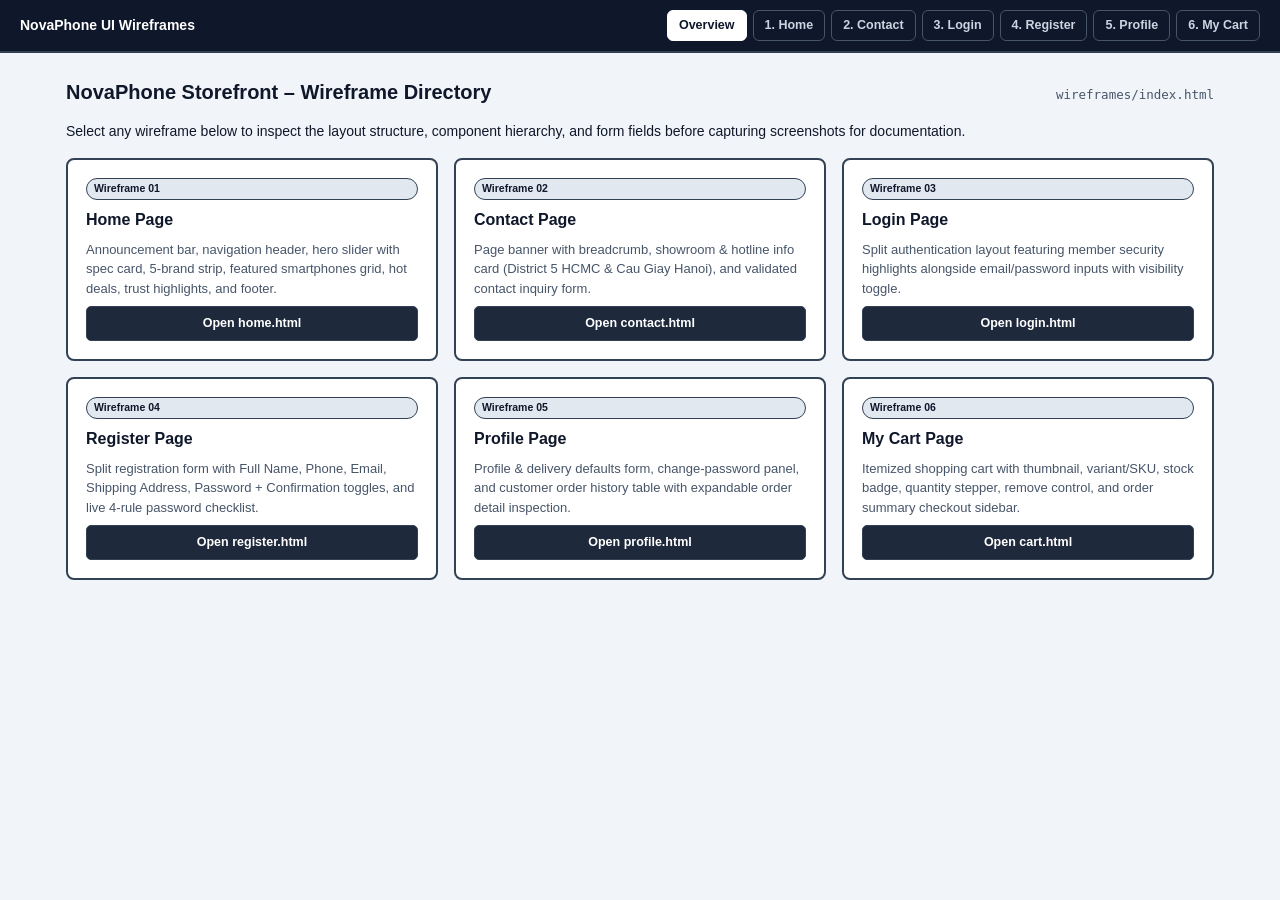
<file: wireframes/index.html>
<!DOCTYPE html>
<html lang="en">
<head>
    <meta charset="UTF-8">
    <meta name="viewport" content="width=device-width, initial-scale=1.0">
    <title>NovaPhone Wireframes Index</title>
    <link rel="stylesheet" href="wireframe.css">
</head>
<body>
    <header class="wf-toolbar">
        <span class="wf-toolbar-title">NovaPhone UI Wireframes</span>
        <nav class="wf-toolbar-nav" aria-label="Wireframe pages">
            <a href="index.html" class="wf-tab is-active">Overview</a>
            <a href="home.html" class="wf-tab">1. Home</a>
            <a href="contact.html" class="wf-tab">2. Contact</a>
            <a href="login.html" class="wf-tab">3. Login</a>
            <a href="register.html" class="wf-tab">4. Register</a>
            <a href="profile.html" class="wf-tab">5. Profile</a>
            <a href="cart.html" class="wf-tab">6. My Cart</a>
        </nav>
    </header>

    <main class="wf-canvas">
        <div class="wf-page-meta">
            <h1>NovaPhone Storefront &ndash; Wireframe Directory</h1>
            <span>wireframes/index.html</span>
        </div>

        <p>Select any wireframe below to inspect the layout structure, component hierarchy, and form fields before capturing screenshots for documentation.</p>

        <div class="wf-hub-grid">
            <a href="home.html" class="wf-hub-card">
                <span class="wf-badge">Wireframe 01</span>
                <h2>Home Page</h2>
                <p>Announcement bar, navigation header, hero slider with spec card, 5-brand strip, featured smartphones grid, hot deals, trust highlights, and footer.</p>
                <span class="wf-btn wf-btn-solid">Open home.html</span>
            </a>

            <a href="contact.html" class="wf-hub-card">
                <span class="wf-badge">Wireframe 02</span>
                <h2>Contact Page</h2>
                <p>Page banner with breadcrumb, showroom &amp; hotline info card (District 5 HCMC &amp; Cau Giay Hanoi), and validated contact inquiry form.</p>
                <span class="wf-btn wf-btn-solid">Open contact.html</span>
            </a>

            <a href="login.html" class="wf-hub-card">
                <span class="wf-badge">Wireframe 03</span>
                <h2>Login Page</h2>
                <p>Split authentication layout featuring member security highlights alongside email/password inputs with visibility toggle.</p>
                <span class="wf-btn wf-btn-solid">Open login.html</span>
            </a>

            <a href="register.html" class="wf-hub-card">
                <span class="wf-badge">Wireframe 04</span>
                <h2>Register Page</h2>
                <p>Split registration form with Full Name, Phone, Email, Shipping Address, Password + Confirmation toggles, and live 4-rule password checklist.</p>
                <span class="wf-btn wf-btn-solid">Open register.html</span>
            </a>

            <a href="profile.html" class="wf-hub-card">
                <span class="wf-badge">Wireframe 05</span>
                <h2>Profile Page</h2>
                <p>Profile &amp; delivery defaults form, change-password panel, and customer order history table with expandable order detail inspection.</p>
                <span class="wf-btn wf-btn-solid">Open profile.html</span>
            </a>

            <a href="cart.html" class="wf-hub-card">
                <span class="wf-badge">Wireframe 06</span>
                <h2>My Cart Page</h2>
                <p>Itemized shopping cart with thumbnail, variant/SKU, stock badge, quantity stepper, remove control, and order summary checkout sidebar.</p>
                <span class="wf-btn wf-btn-solid">Open cart.html</span>
            </a>
        </div>
    </main>
</body>
</html>
</file>
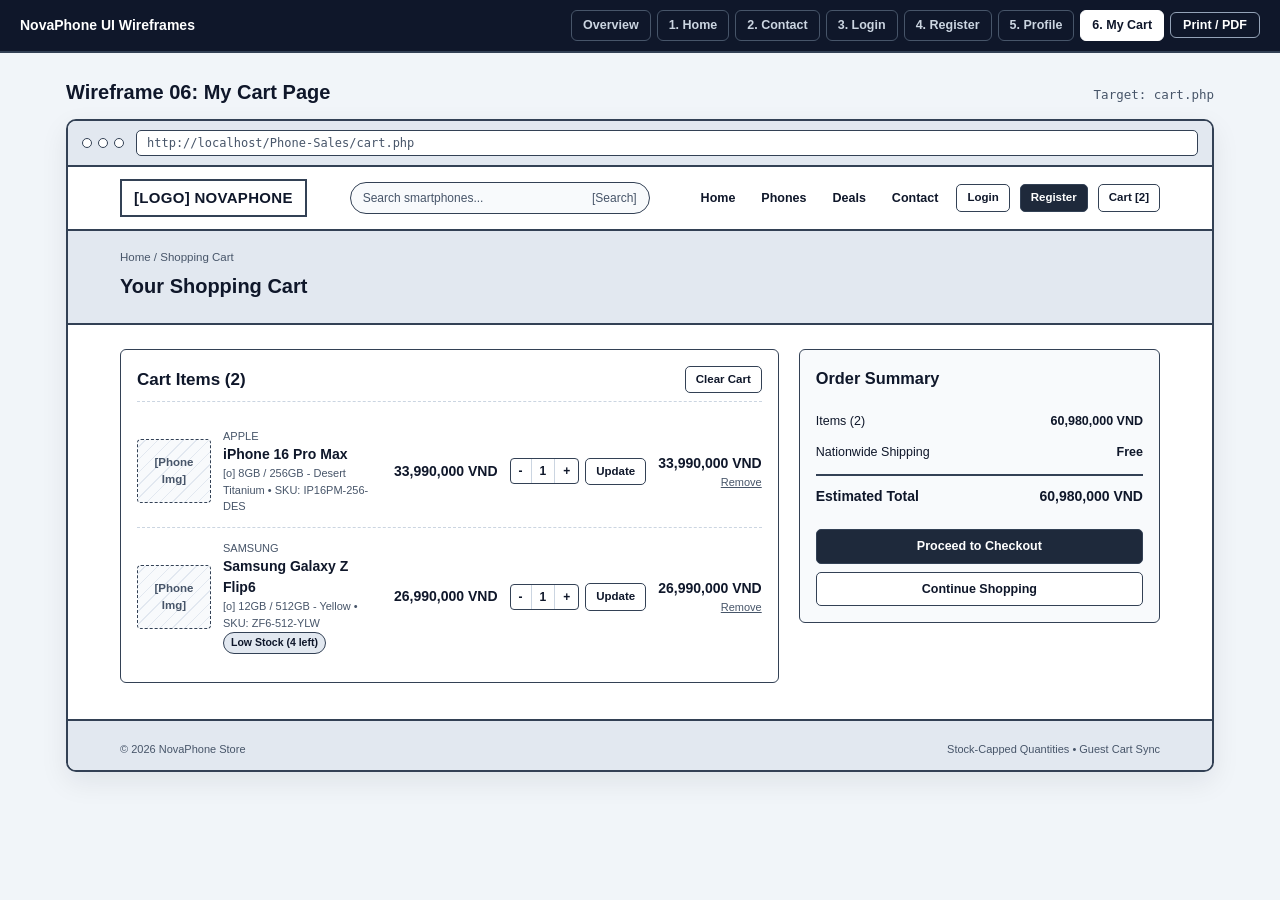
<file: wireframes/cart.html>
<!DOCTYPE html>
<html lang="en">
<head>
    <meta charset="UTF-8">
    <meta name="viewport" content="width=device-width, initial-scale=1.0">
    <title>Wireframe 06: My Cart Page - NovaPhone</title>
    <link rel="stylesheet" href="wireframe.css">
</head>
<body>
    <header class="wf-toolbar">
        <span class="wf-toolbar-title">NovaPhone UI Wireframes</span>
        <nav class="wf-toolbar-nav" aria-label="Wireframe pages">
            <a href="index.html" class="wf-tab">Overview</a>
            <a href="home.html" class="wf-tab">1. Home</a>
            <a href="contact.html" class="wf-tab">2. Contact</a>
            <a href="login.html" class="wf-tab">3. Login</a>
            <a href="register.html" class="wf-tab">4. Register</a>
            <a href="profile.html" class="wf-tab">5. Profile</a>
            <a href="cart.html" class="wf-tab is-active">6. My Cart</a>
            <button type="button" class="wf-print-btn" onclick="window.print()">Print / PDF</button>
        </nav>
    </header>

    <main class="wf-canvas">
        <div class="wf-page-meta">
            <h1>Wireframe 06: My Cart Page</h1>
            <span>Target: cart.php</span>
        </div>

        <div class="wf-browser">
            <div class="wf-browser-bar">
                <div class="wf-dots"><i></i><i></i><i></i></div>
                <div class="wf-address-bar">http://localhost/Phone-Sales/cart.php</div>
            </div>

            <div class="wf-header">
                <div class="wf-container wf-header-inner">
                    <div class="wf-logo-box">[LOGO] NOVAPHONE</div>
                    <div class="wf-search-box"><span>Search smartphones...</span><span>[Search]</span></div>
                    <nav class="wf-nav">
                        <span class="wf-nav-item">Home</span>
                        <span class="wf-nav-item">Phones</span>
                        <span class="wf-nav-item">Deals</span>
                        <span class="wf-nav-item">Contact</span>
                        <span class="wf-btn wf-btn-sm">Login</span>
                        <span class="wf-btn wf-btn-solid wf-btn-sm">Register</span>
                        <span class="wf-btn wf-btn-sm is-current">Cart [2]</span>
                    </nav>
                </div>
            </div>

            <div class="wf-banner">
                <div class="wf-container">
                    <div class="wf-breadcrumb">Home / Shopping Cart</div>
                    <h2>Your Shopping Cart</h2>
                </div>
            </div>

            <div class="wf-section">
                <div class="wf-container wf-split-cart">
                    <!-- Left: Cart Items Panel -->
                    <div class="wf-box">
                        <div class="wf-section-head">
                            <h2>Cart Items (2)</h2>
                            <span class="wf-btn wf-btn-sm">Clear Cart</span>
                        </div>

                        <div class="wf-cart-row">
                            <div class="wf-img-placeholder" style="height:64px;">[Phone Img]</div>
                            <div>
                                <div class="wf-product-meta">APPLE</div>
                                <strong>iPhone 16 Pro Max</strong>
                                <div class="wf-product-meta">[o] 8GB / 256GB - Desert Titanium &bull; SKU: IP16PM-256-DES</div>
                            </div>
                            <div style="text-align:right;">
                                <strong>33,990,000 VND</strong>
                            </div>
                            <div style="display:flex; gap:6px; align-items:center;">
                                <div class="wf-qty-box"><span>-</span><span>1</span><span>+</span></div>
                                <span class="wf-btn wf-btn-sm">Update</span>
                            </div>
                            <div style="text-align:right;">
                                <strong>33,990,000 VND</strong>
                                <div class="wf-product-meta"><u>Remove</u></div>
                            </div>
                        </div>

                        <div class="wf-cart-row">
                            <div class="wf-img-placeholder" style="height:64px;">[Phone Img]</div>
                            <div>
                                <div class="wf-product-meta">SAMSUNG</div>
                                <strong>Samsung Galaxy Z Flip6</strong>
                                <div class="wf-product-meta">[o] 12GB / 512GB - Yellow &bull; SKU: ZF6-512-YLW</div>
                                <span class="wf-badge">Low Stock (4 left)</span>
                            </div>
                            <div style="text-align:right;">
                                <strong>26,990,000 VND</strong>
                            </div>
                            <div style="display:flex; gap:6px; align-items:center;">
                                <div class="wf-qty-box"><span>-</span><span>1</span><span>+</span></div>
                                <span class="wf-btn wf-btn-sm">Update</span>
                            </div>
                            <div style="text-align:right;">
                                <strong>26,990,000 VND</strong>
                                <div class="wf-product-meta"><u>Remove</u></div>
                            </div>
                        </div>
                    </div>

                    <!-- Right: Order Summary -->
                    <aside class="wf-box wf-box-tint">
                        <h3 style="margin-top:0;">Order Summary</h3>
                        <div class="wf-summary-line">
                            <span>Items (2)</span>
                            <strong>60,980,000 VND</strong>
                        </div>
                        <div class="wf-summary-line">
                            <span>Nationwide Shipping</span>
                            <strong>Free</strong>
                        </div>
                        <div class="wf-summary-line wf-summary-total">
                            <span>Estimated Total</span>
                            <span>60,980,000 VND</span>
                        </div>

                        <div style="display:grid; gap:8px; margin-top:16px;">
                            <span class="wf-btn wf-btn-solid wf-btn-block">Proceed to Checkout</span>
                            <span class="wf-btn wf-btn-block">Continue Shopping</span>
                        </div>
                    </aside>
                </div>
            </div>

            <footer class="wf-footer">
                <div class="wf-container wf-footer-bottom" style="border-top:0; margin-top:0; padding-top:0;">
                    <span>&copy; 2026 NovaPhone Store</span>
                    <span>Stock-Capped Quantities &bull; Guest Cart Sync</span>
                </div>
            </footer>
        </div>
    </main>
</body>
</html>
</file>
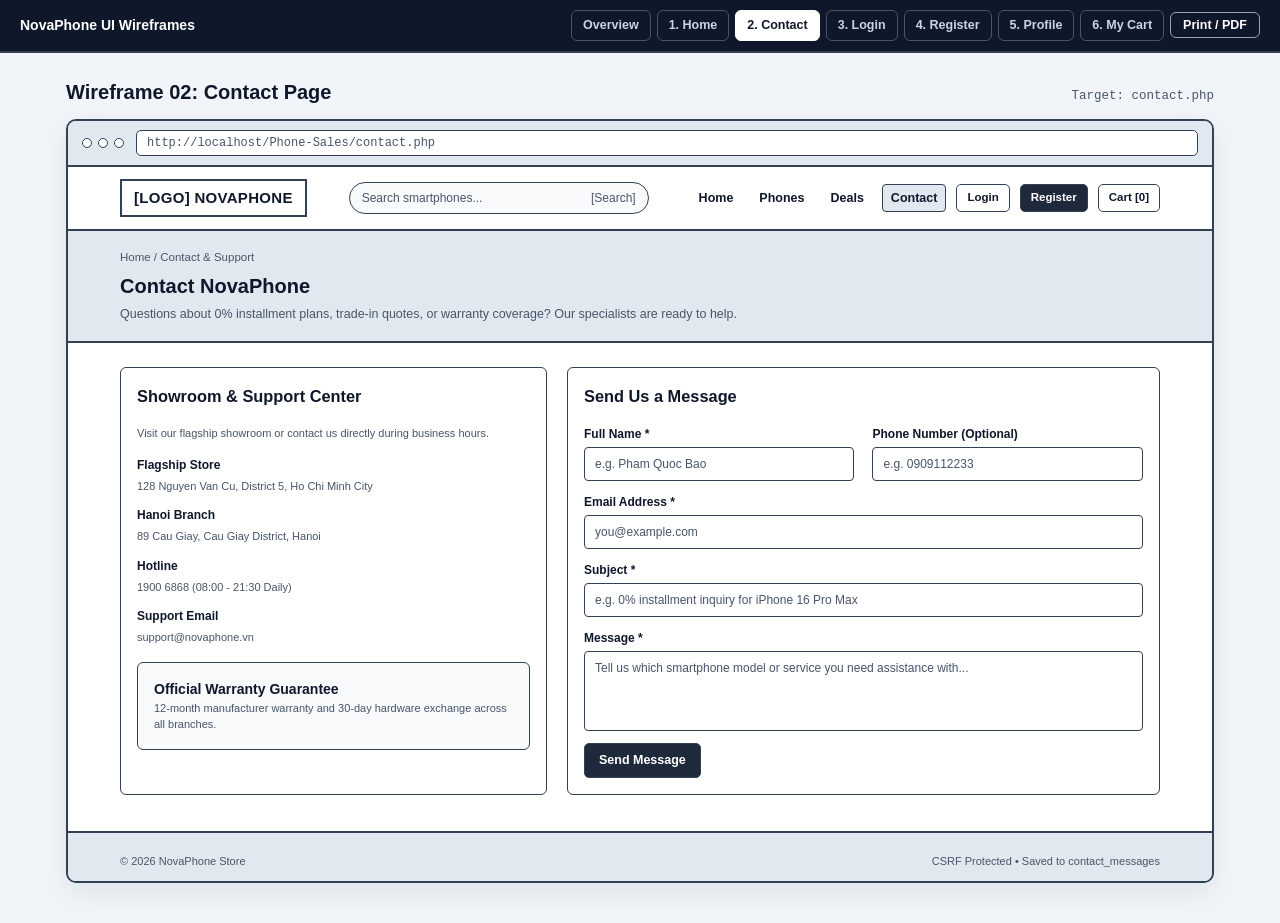
<file: wireframes/contact.html>
<!DOCTYPE html>
<html lang="en">
<head>
    <meta charset="UTF-8">
    <meta name="viewport" content="width=device-width, initial-scale=1.0">
    <title>Wireframe 02: Contact Page - NovaPhone</title>
    <link rel="stylesheet" href="wireframe.css">
</head>
<body>
    <header class="wf-toolbar">
        <span class="wf-toolbar-title">NovaPhone UI Wireframes</span>
        <nav class="wf-toolbar-nav" aria-label="Wireframe pages">
            <a href="index.html" class="wf-tab">Overview</a>
            <a href="home.html" class="wf-tab">1. Home</a>
            <a href="contact.html" class="wf-tab is-active">2. Contact</a>
            <a href="login.html" class="wf-tab">3. Login</a>
            <a href="register.html" class="wf-tab">4. Register</a>
            <a href="profile.html" class="wf-tab">5. Profile</a>
            <a href="cart.html" class="wf-tab">6. My Cart</a>
            <button type="button" class="wf-print-btn" onclick="window.print()">Print / PDF</button>
        </nav>
    </header>

    <main class="wf-canvas">
        <div class="wf-page-meta">
            <h1>Wireframe 02: Contact Page</h1>
            <span>Target: contact.php</span>
        </div>

        <div class="wf-browser">
            <div class="wf-browser-bar">
                <div class="wf-dots"><i></i><i></i><i></i></div>
                <div class="wf-address-bar">http://localhost/Phone-Sales/contact.php</div>
            </div>

            <div class="wf-header">
                <div class="wf-container wf-header-inner">
                    <div class="wf-logo-box">[LOGO] NOVAPHONE</div>
                    <div class="wf-search-box"><span>Search smartphones...</span><span>[Search]</span></div>
                    <nav class="wf-nav">
                        <span class="wf-nav-item">Home</span>
                        <span class="wf-nav-item">Phones</span>
                        <span class="wf-nav-item">Deals</span>
                        <span class="wf-nav-item is-current">Contact</span>
                        <span class="wf-btn wf-btn-sm">Login</span>
                        <span class="wf-btn wf-btn-solid wf-btn-sm">Register</span>
                        <span class="wf-btn wf-btn-sm">Cart [0]</span>
                    </nav>
                </div>
            </div>

            <div class="wf-banner">
                <div class="wf-container">
                    <div class="wf-breadcrumb">Home / Contact &amp; Support</div>
                    <h2>Contact NovaPhone</h2>
                    <p>Questions about 0% installment plans, trade-in quotes, or warranty coverage? Our specialists are ready to help.</p>
                </div>
            </div>

            <div class="wf-section">
                <div class="wf-container wf-split-aside">
                    <!-- Left: Store Info -->
                    <aside class="wf-box">
                        <h3 style="margin-top:0;">Showroom &amp; Support Center</h3>
                        <p class="wf-product-meta" style="margin-bottom:14px;">Visit our flagship showroom or contact us directly during business hours.</p>

                        <div class="wf-field">
                            <span class="wf-label">Flagship Store</span>
                            <div class="wf-product-meta">128 Nguyen Van Cu, District 5, Ho Chi Minh City</div>
                        </div>
                        <div class="wf-field">
                            <span class="wf-label">Hanoi Branch</span>
                            <div class="wf-product-meta">89 Cau Giay, Cau Giay District, Hanoi</div>
                        </div>
                        <div class="wf-field">
                            <span class="wf-label">Hotline</span>
                            <div class="wf-product-meta">1900 6868 (08:00 - 21:30 Daily)</div>
                        </div>
                        <div class="wf-field">
                            <span class="wf-label">Support Email</span>
                            <div class="wf-product-meta">support@novaphone.vn</div>
                        </div>

                        <div class="wf-box wf-box-tint" style="margin-top:16px;">
                            <strong>Official Warranty Guarantee</strong>
                            <div class="wf-product-meta">12-month manufacturer warranty and 30-day hardware exchange across all branches.</div>
                        </div>
                    </aside>

                    <!-- Right: Inquiry Form -->
                    <div class="wf-box">
                        <h3 style="margin-top:0;">Send Us a Message</h3>
                        <div class="wf-grid-2">
                            <div class="wf-field">
                                <span class="wf-label">Full Name *</span>
                                <div class="wf-input">e.g. Pham Quoc Bao</div>
                            </div>
                            <div class="wf-field">
                                <span class="wf-label">Phone Number (Optional)</span>
                                <div class="wf-input">e.g. 0909112233</div>
                            </div>
                        </div>

                        <div class="wf-field">
                            <span class="wf-label">Email Address *</span>
                            <div class="wf-input">you@example.com</div>
                        </div>

                        <div class="wf-field">
                            <span class="wf-label">Subject *</span>
                            <div class="wf-input">e.g. 0% installment inquiry for iPhone 16 Pro Max</div>
                        </div>

                        <div class="wf-field">
                            <span class="wf-label">Message *</span>
                            <div class="wf-input wf-textarea">Tell us which smartphone model or service you need assistance with...</div>
                        </div>

                        <span class="wf-btn wf-btn-solid">Send Message</span>
                    </div>
                </div>
            </div>

            <footer class="wf-footer">
                <div class="wf-container wf-footer-bottom" style="border-top:0; margin-top:0; padding-top:0;">
                    <span>&copy; 2026 NovaPhone Store</span>
                    <span>CSRF Protected &bull; Saved to contact_messages</span>
                </div>
            </footer>
        </div>
    </main>
</body>
</html>
</file>
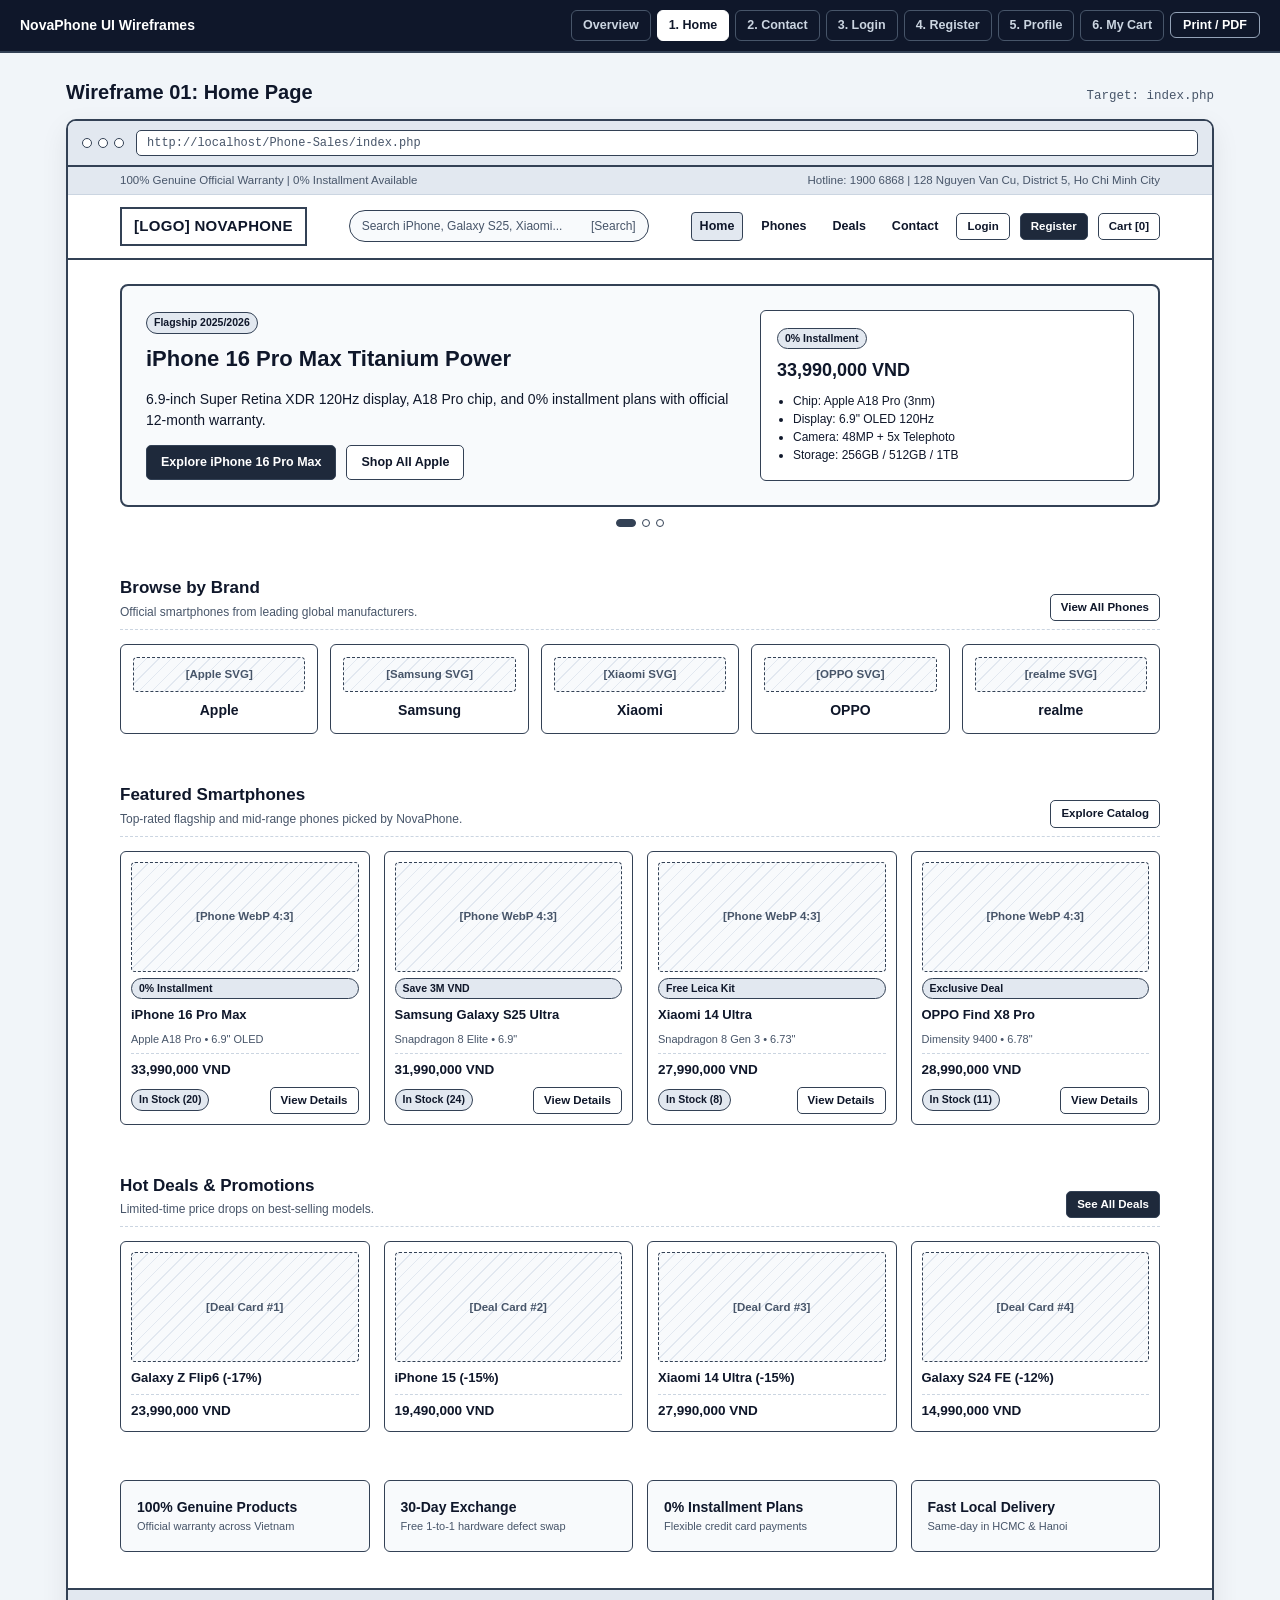
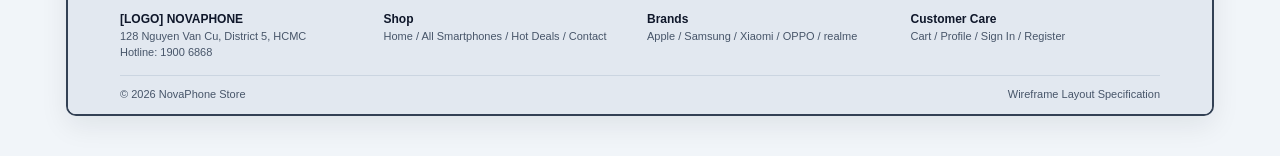
<file: wireframes/home.html>
<!DOCTYPE html>
<html lang="en">
<head>
    <meta charset="UTF-8">
    <meta name="viewport" content="width=device-width, initial-scale=1.0">
    <title>Wireframe 01: Home Page - NovaPhone</title>
    <link rel="stylesheet" href="wireframe.css">
</head>
<body>
    <header class="wf-toolbar">
        <span class="wf-toolbar-title">NovaPhone UI Wireframes</span>
        <nav class="wf-toolbar-nav" aria-label="Wireframe pages">
            <a href="index.html" class="wf-tab">Overview</a>
            <a href="home.html" class="wf-tab is-active">1. Home</a>
            <a href="contact.html" class="wf-tab">2. Contact</a>
            <a href="login.html" class="wf-tab">3. Login</a>
            <a href="register.html" class="wf-tab">4. Register</a>
            <a href="profile.html" class="wf-tab">5. Profile</a>
            <a href="cart.html" class="wf-tab">6. My Cart</a>
            <button type="button" class="wf-print-btn" onclick="window.print()">Print / PDF</button>
        </nav>
    </header>

    <main class="wf-canvas">
        <div class="wf-page-meta">
            <h1>Wireframe 01: Home Page</h1>
            <span>Target: index.php</span>
        </div>

        <div class="wf-browser">
            <div class="wf-browser-bar">
                <div class="wf-dots"><i></i><i></i><i></i></div>
                <div class="wf-address-bar">http://localhost/Phone-Sales/index.php</div>
            </div>

            <!-- Top Announcement Bar -->
            <div class="wf-topbar">
                <div class="wf-container wf-topbar-inner">
                    <span>100% Genuine Official Warranty | 0% Installment Available</span>
                    <span>Hotline: 1900 6868 | 128 Nguyen Van Cu, District 5, Ho Chi Minh City</span>
                </div>
            </div>

            <!-- Header -->
            <div class="wf-header">
                <div class="wf-container wf-header-inner">
                    <div class="wf-logo-box">[LOGO] NOVAPHONE</div>
                    <div class="wf-search-box">
                        <span>Search iPhone, Galaxy S25, Xiaomi...</span>
                        <span>[Search]</span>
                    </div>
                    <nav class="wf-nav" aria-label="Wireframe navigation">
                        <span class="wf-nav-item is-current">Home</span>
                        <span class="wf-nav-item">Phones</span>
                        <span class="wf-nav-item">Deals</span>
                        <span class="wf-nav-item">Contact</span>
                        <span class="wf-btn wf-btn-sm">Login</span>
                        <span class="wf-btn wf-btn-solid wf-btn-sm">Register</span>
                        <span class="wf-btn wf-btn-sm">Cart [0]</span>
                    </nav>
                </div>
            </div>

            <!-- Hero Slider -->
            <div class="wf-section">
                <div class="wf-container">
                    <div class="wf-hero">
                        <div>
                            <span class="wf-badge">Flagship 2025/2026</span>
                            <h2>iPhone 16 Pro Max Titanium Power</h2>
                            <p>6.9-inch Super Retina XDR 120Hz display, A18 Pro chip, and 0% installment plans with official 12-month warranty.</p>
                            <div style="display:flex; gap:10px; flex-wrap:wrap; margin-top:12px;">
                                <span class="wf-btn wf-btn-solid">Explore iPhone 16 Pro Max</span>
                                <span class="wf-btn">Shop All Apple</span>
                            </div>
                        </div>
                        <div class="wf-box">
                            <span class="wf-badge">0% Installment</span>
                            <div style="font-size:18px; font-weight:800; margin:8px 0;">33,990,000 VND</div>
                            <ul style="margin:0; padding-left:16px; font-size:12px;">
                                <li>Chip: Apple A18 Pro (3nm)</li>
                                <li>Display: 6.9&quot; OLED 120Hz</li>
                                <li>Camera: 48MP + 5x Telephoto</li>
                                <li>Storage: 256GB / 512GB / 1TB</li>
                            </ul>
                        </div>
                    </div>
                    <div class="wf-hero-dots">
                        <span class="is-active"></span><span></span><span></span>
                    </div>
                </div>
            </div>

            <!-- Browse by Brand -->
            <div class="wf-section">
                <div class="wf-container">
                    <div class="wf-section-head">
                        <div>
                            <h2>Browse by Brand</h2>
                            <p>Official smartphones from leading global manufacturers.</p>
                        </div>
                        <span class="wf-btn wf-btn-sm">View All Phones</span>
                    </div>
                    <div class="wf-grid-5">
                        <div class="wf-brand-card"><div class="wf-img-placeholder">[Apple SVG]</div><strong>Apple</strong></div>
                        <div class="wf-brand-card"><div class="wf-img-placeholder">[Samsung SVG]</div><strong>Samsung</strong></div>
                        <div class="wf-brand-card"><div class="wf-img-placeholder">[Xiaomi SVG]</div><strong>Xiaomi</strong></div>
                        <div class="wf-brand-card"><div class="wf-img-placeholder">[OPPO SVG]</div><strong>OPPO</strong></div>
                        <div class="wf-brand-card"><div class="wf-img-placeholder">[realme SVG]</div><strong>realme</strong></div>
                    </div>
                </div>
            </div>

            <!-- Featured Smartphones (4x2 Grid) -->
            <div class="wf-section">
                <div class="wf-container">
                    <div class="wf-section-head">
                        <div>
                            <h2>Featured Smartphones</h2>
                            <p>Top-rated flagship and mid-range phones picked by NovaPhone.</p>
                        </div>
                        <span class="wf-btn wf-btn-sm">Explore Catalog</span>
                    </div>
                    <div class="wf-grid-4">
                        <div class="wf-product-card">
                            <div class="wf-img-placeholder">[Phone WebP 4:3]</div>
                            <span class="wf-badge">0% Installment</span>
                            <div class="wf-product-title">iPhone 16 Pro Max</div>
                            <div class="wf-product-meta">Apple A18 Pro &bull; 6.9&quot; OLED</div>
                            <div class="wf-product-price">33,990,000 VND</div>
                            <div class="wf-product-foot"><span class="wf-badge">In Stock (20)</span><span class="wf-btn wf-btn-sm">View Details</span></div>
                        </div>
                        <div class="wf-product-card">
                            <div class="wf-img-placeholder">[Phone WebP 4:3]</div>
                            <span class="wf-badge">Save 3M VND</span>
                            <div class="wf-product-title">Samsung Galaxy S25 Ultra</div>
                            <div class="wf-product-meta">Snapdragon 8 Elite &bull; 6.9&quot;</div>
                            <div class="wf-product-price">31,990,000 VND</div>
                            <div class="wf-product-foot"><span class="wf-badge">In Stock (24)</span><span class="wf-btn wf-btn-sm">View Details</span></div>
                        </div>
                        <div class="wf-product-card">
                            <div class="wf-img-placeholder">[Phone WebP 4:3]</div>
                            <span class="wf-badge">Free Leica Kit</span>
                            <div class="wf-product-title">Xiaomi 14 Ultra</div>
                            <div class="wf-product-meta">Snapdragon 8 Gen 3 &bull; 6.73&quot;</div>
                            <div class="wf-product-price">27,990,000 VND</div>
                            <div class="wf-product-foot"><span class="wf-badge">In Stock (8)</span><span class="wf-btn wf-btn-sm">View Details</span></div>
                        </div>
                        <div class="wf-product-card">
                            <div class="wf-img-placeholder">[Phone WebP 4:3]</div>
                            <span class="wf-badge">Exclusive Deal</span>
                            <div class="wf-product-title">OPPO Find X8 Pro</div>
                            <div class="wf-product-meta">Dimensity 9400 &bull; 6.78&quot;</div>
                            <div class="wf-product-price">28,990,000 VND</div>
                            <div class="wf-product-foot"><span class="wf-badge">In Stock (11)</span><span class="wf-btn wf-btn-sm">View Details</span></div>
                        </div>
                    </div>
                </div>
            </div>

            <!-- Hot Deals & Trust Highlights -->
            <div class="wf-section">
                <div class="wf-container">
                    <div class="wf-section-head">
                        <div>
                            <h2>Hot Deals &amp; Promotions</h2>
                            <p>Limited-time price drops on best-selling models.</p>
                        </div>
                        <span class="wf-btn wf-btn-solid wf-btn-sm">See All Deals</span>
                    </div>
                    <div class="wf-grid-4">
                        <div class="wf-product-card">
                            <div class="wf-img-placeholder">[Deal Card #1]</div>
                            <div class="wf-product-title">Galaxy Z Flip6 (-17%)</div>
                            <div class="wf-product-price">23,990,000 VND</div>
                        </div>
                        <div class="wf-product-card">
                            <div class="wf-img-placeholder">[Deal Card #2]</div>
                            <div class="wf-product-title">iPhone 15 (-15%)</div>
                            <div class="wf-product-price">19,490,000 VND</div>
                        </div>
                        <div class="wf-product-card">
                            <div class="wf-img-placeholder">[Deal Card #3]</div>
                            <div class="wf-product-title">Xiaomi 14 Ultra (-15%)</div>
                            <div class="wf-product-price">27,990,000 VND</div>
                        </div>
                        <div class="wf-product-card">
                            <div class="wf-img-placeholder">[Deal Card #4]</div>
                            <div class="wf-product-title">Galaxy S24 FE (-12%)</div>
                            <div class="wf-product-price">14,990,000 VND</div>
                        </div>
                    </div>
                </div>
            </div>

            <!-- Trust Strip -->
            <div class="wf-section">
                <div class="wf-container">
                    <div class="wf-grid-4">
                        <div class="wf-box wf-box-tint"><strong>100% Genuine Products</strong><div class="wf-product-meta">Official warranty across Vietnam</div></div>
                        <div class="wf-box wf-box-tint"><strong>30-Day Exchange</strong><div class="wf-product-meta">Free 1-to-1 hardware defect swap</div></div>
                        <div class="wf-box wf-box-tint"><strong>0% Installment Plans</strong><div class="wf-product-meta">Flexible credit card payments</div></div>
                        <div class="wf-box wf-box-tint"><strong>Fast Local Delivery</strong><div class="wf-product-meta">Same-day in HCMC &amp; Hanoi</div></div>
                    </div>
                </div>
            </div>

            <!-- Footer -->
            <footer class="wf-footer">
                <div class="wf-container">
                    <div class="wf-grid-4">
                        <div><strong>[LOGO] NOVAPHONE</strong><div class="wf-product-meta">128 Nguyen Van Cu, District 5, HCMC<br>Hotline: 1900 6868</div></div>
                        <div><strong>Shop</strong><div class="wf-product-meta">Home / All Smartphones / Hot Deals / Contact</div></div>
                        <div><strong>Brands</strong><div class="wf-product-meta">Apple / Samsung / Xiaomi / OPPO / realme</div></div>
                        <div><strong>Customer Care</strong><div class="wf-product-meta">Cart / Profile / Sign In / Register</div></div>
                    </div>
                    <div class="wf-footer-bottom">
                        <span>&copy; 2026 NovaPhone Store</span>
                        <span>Wireframe Layout Specification</span>
                    </div>
                </div>
            </footer>
        </div>
    </main>
</body>
</html>
</file>
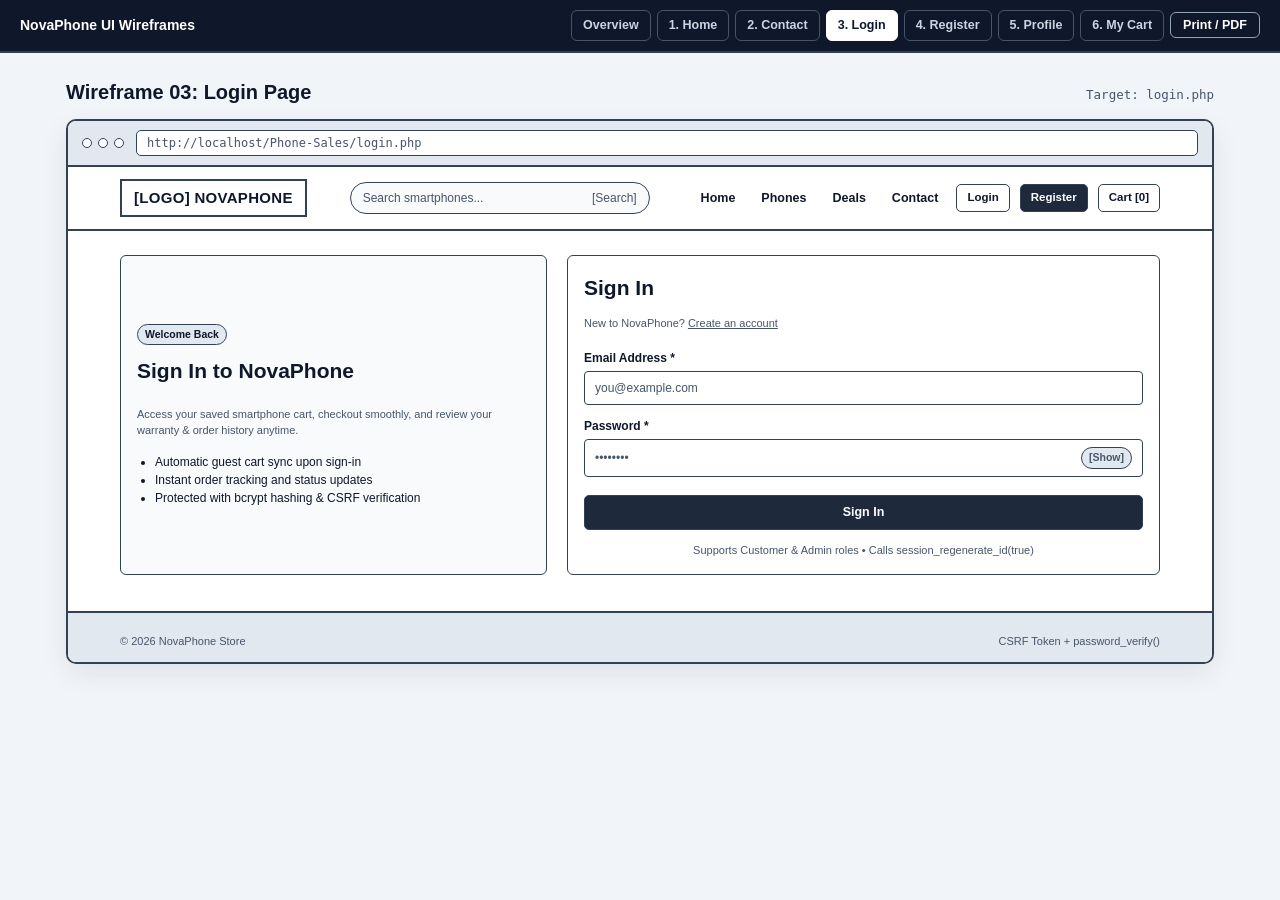
<file: wireframes/login.html>
<!DOCTYPE html>
<html lang="en">
<head>
    <meta charset="UTF-8">
    <meta name="viewport" content="width=device-width, initial-scale=1.0">
    <title>Wireframe 03: Login Page - NovaPhone</title>
    <link rel="stylesheet" href="wireframe.css">
</head>
<body>
    <header class="wf-toolbar">
        <span class="wf-toolbar-title">NovaPhone UI Wireframes</span>
        <nav class="wf-toolbar-nav" aria-label="Wireframe pages">
            <a href="index.html" class="wf-tab">Overview</a>
            <a href="home.html" class="wf-tab">1. Home</a>
            <a href="contact.html" class="wf-tab">2. Contact</a>
            <a href="login.html" class="wf-tab is-active">3. Login</a>
            <a href="register.html" class="wf-tab">4. Register</a>
            <a href="profile.html" class="wf-tab">5. Profile</a>
            <a href="cart.html" class="wf-tab">6. My Cart</a>
            <button type="button" class="wf-print-btn" onclick="window.print()">Print / PDF</button>
        </nav>
    </header>

    <main class="wf-canvas">
        <div class="wf-page-meta">
            <h1>Wireframe 03: Login Page</h1>
            <span>Target: login.php</span>
        </div>

        <div class="wf-browser">
            <div class="wf-browser-bar">
                <div class="wf-dots"><i></i><i></i><i></i></div>
                <div class="wf-address-bar">http://localhost/Phone-Sales/login.php</div>
            </div>

            <div class="wf-header">
                <div class="wf-container wf-header-inner">
                    <div class="wf-logo-box">[LOGO] NOVAPHONE</div>
                    <div class="wf-search-box"><span>Search smartphones...</span><span>[Search]</span></div>
                    <nav class="wf-nav">
                        <span class="wf-nav-item">Home</span>
                        <span class="wf-nav-item">Phones</span>
                        <span class="wf-nav-item">Deals</span>
                        <span class="wf-nav-item">Contact</span>
                        <span class="wf-btn wf-btn-sm is-current">Login</span>
                        <span class="wf-btn wf-btn-solid wf-btn-sm">Register</span>
                        <span class="wf-btn wf-btn-sm">Cart [0]</span>
                    </nav>
                </div>
            </div>

            <div class="wf-section">
                <div class="wf-container wf-split-aside" style="align-items:stretch;">
                    <!-- Left: Welcome Aside -->
                    <aside class="wf-box wf-box-tint" style="display:flex; flex-direction:column; justify-content:center;">
                        <span class="wf-badge" style="align-self:flex-start;">Welcome Back</span>
                        <h2 style="margin:10px 0 8px;">Sign In to NovaPhone</h2>
                        <p class="wf-product-meta" style="margin-bottom:14px;">Access your saved smartphone cart, checkout smoothly, and review your warranty &amp; order history anytime.</p>
                        <ul style="margin:0; padding-left:18px; font-size:12px;">
                            <li>Automatic guest cart sync upon sign-in</li>
                            <li>Instant order tracking and status updates</li>
                            <li>Protected with bcrypt hashing &amp; CSRF verification</li>
                        </ul>
                    </aside>

                    <!-- Right: Login Card -->
                    <div class="wf-box">
                        <h2 style="margin:0 0 4px;">Sign In</h2>
                        <p class="wf-product-meta" style="margin-bottom:18px;">New to NovaPhone? <u>Create an account</u></p>

                        <div class="wf-field">
                            <span class="wf-label">Email Address *</span>
                            <div class="wf-input">you@example.com</div>
                        </div>

                        <div class="wf-field">
                            <span class="wf-label">Password *</span>
                            <div class="wf-input">
                                <span>&bull;&bull;&bull;&bull;&bull;&bull;&bull;&bull;</span>
                                <span class="wf-badge">[Show]</span>
                            </div>
                        </div>

                        <div class="wf-field" style="margin-top:18px;">
                            <span class="wf-btn wf-btn-solid wf-btn-block">Sign In</span>
                        </div>

                        <div class="wf-product-meta" style="text-align:center; margin-top:10px;">
                            Supports Customer &amp; Admin roles &bull; Calls session_regenerate_id(true)
                        </div>
                    </div>
                </div>
            </div>

            <footer class="wf-footer">
                <div class="wf-container wf-footer-bottom" style="border-top:0; margin-top:0; padding-top:0;">
                    <span>&copy; 2026 NovaPhone Store</span>
                    <span>CSRF Token + password_verify()</span>
                </div>
            </footer>
        </div>
    </main>
</body>
</html>
</file>
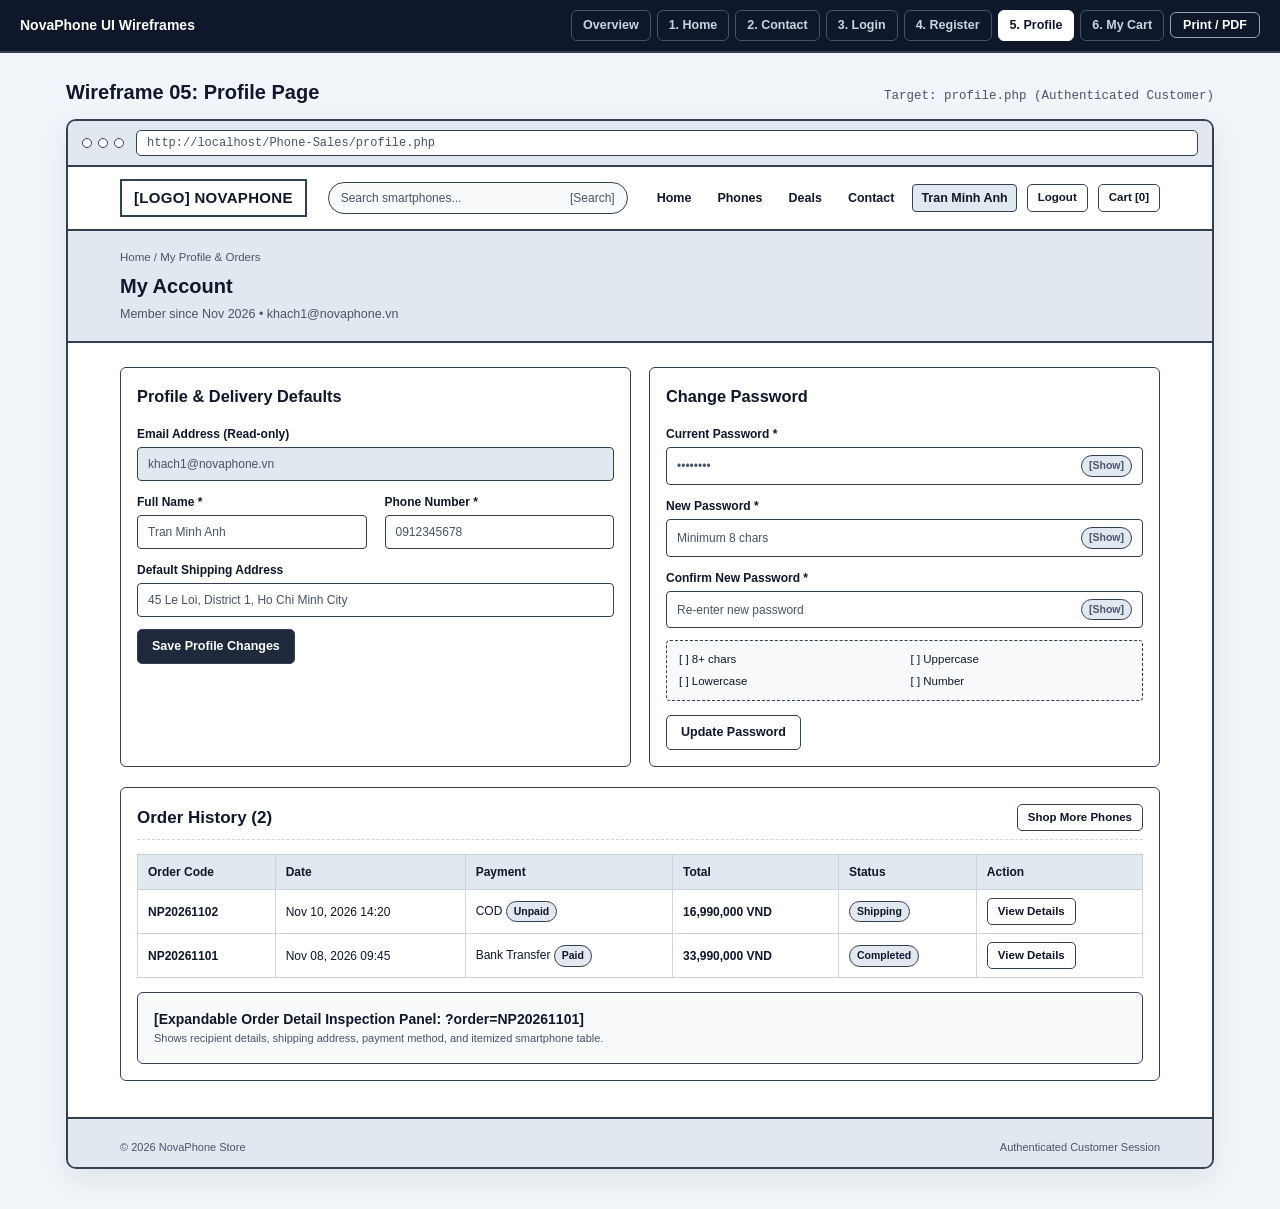
<file: wireframes/profile.html>
<!DOCTYPE html>
<html lang="en">
<head>
    <meta charset="UTF-8">
    <meta name="viewport" content="width=device-width, initial-scale=1.0">
    <title>Wireframe 05: Profile Page - NovaPhone</title>
    <link rel="stylesheet" href="wireframe.css">
</head>
<body>
    <header class="wf-toolbar">
        <span class="wf-toolbar-title">NovaPhone UI Wireframes</span>
        <nav class="wf-toolbar-nav" aria-label="Wireframe pages">
            <a href="index.html" class="wf-tab">Overview</a>
            <a href="home.html" class="wf-tab">1. Home</a>
            <a href="contact.html" class="wf-tab">2. Contact</a>
            <a href="login.html" class="wf-tab">3. Login</a>
            <a href="register.html" class="wf-tab">4. Register</a>
            <a href="profile.html" class="wf-tab is-active">5. Profile</a>
            <a href="cart.html" class="wf-tab">6. My Cart</a>
            <button type="button" class="wf-print-btn" onclick="window.print()">Print / PDF</button>
        </nav>
    </header>

    <main class="wf-canvas">
        <div class="wf-page-meta">
            <h1>Wireframe 05: Profile Page</h1>
            <span>Target: profile.php (Authenticated Customer)</span>
        </div>

        <div class="wf-browser">
            <div class="wf-browser-bar">
                <div class="wf-dots"><i></i><i></i><i></i></div>
                <div class="wf-address-bar">http://localhost/Phone-Sales/profile.php</div>
            </div>

            <div class="wf-header">
                <div class="wf-container wf-header-inner">
                    <div class="wf-logo-box">[LOGO] NOVAPHONE</div>
                    <div class="wf-search-box"><span>Search smartphones...</span><span>[Search]</span></div>
                    <nav class="wf-nav">
                        <span class="wf-nav-item">Home</span>
                        <span class="wf-nav-item">Phones</span>
                        <span class="wf-nav-item">Deals</span>
                        <span class="wf-nav-item">Contact</span>
                        <span class="wf-nav-item is-current">Tran Minh Anh</span>
                        <span class="wf-btn wf-btn-sm">Logout</span>
                        <span class="wf-btn wf-btn-sm">Cart [0]</span>
                    </nav>
                </div>
            </div>

            <div class="wf-banner">
                <div class="wf-container">
                    <div class="wf-breadcrumb">Home / My Profile &amp; Orders</div>
                    <h2>My Account</h2>
                    <p>Member since Nov 2026 &bull; khach1@novaphone.vn</p>
                </div>
            </div>

            <div class="wf-section">
                <div class="wf-container">
                    <!-- Top 2 Cards: Profile Info + Change Password -->
                    <div class="wf-grid-2" style="margin-bottom:20px;">
                        <div class="wf-box">
                            <h3 style="margin-top:0;">Profile &amp; Delivery Defaults</h3>
                            <div class="wf-field">
                                <span class="wf-label">Email Address (Read-only)</span>
                                <div class="wf-input wf-input-disabled">khach1@novaphone.vn</div>
                            </div>
                            <div class="wf-grid-2">
                                <div class="wf-field">
                                    <span class="wf-label">Full Name *</span>
                                    <div class="wf-input">Tran Minh Anh</div>
                                </div>
                                <div class="wf-field">
                                    <span class="wf-label">Phone Number *</span>
                                    <div class="wf-input">0912345678</div>
                                </div>
                            </div>
                            <div class="wf-field">
                                <span class="wf-label">Default Shipping Address</span>
                                <div class="wf-input">45 Le Loi, District 1, Ho Chi Minh City</div>
                            </div>
                            <span class="wf-btn wf-btn-solid">Save Profile Changes</span>
                        </div>

                        <div class="wf-box">
                            <h3 style="margin-top:0;">Change Password</h3>
                            <div class="wf-field">
                                <span class="wf-label">Current Password *</span>
                                <div class="wf-input"><span>&bull;&bull;&bull;&bull;&bull;&bull;&bull;&bull;</span><span class="wf-badge">[Show]</span></div>
                            </div>
                            <div class="wf-field">
                                <span class="wf-label">New Password *</span>
                                <div class="wf-input"><span>Minimum 8 chars</span><span class="wf-badge">[Show]</span></div>
                            </div>
                            <div class="wf-field">
                                <span class="wf-label">Confirm New Password *</span>
                                <div class="wf-input"><span>Re-enter new password</span><span class="wf-badge">[Show]</span></div>
                            </div>
                            <div class="wf-checklist">
                                <span>[ ] 8+ chars</span>
                                <span>[ ] Uppercase</span>
                                <span>[ ] Lowercase</span>
                                <span>[ ] Number</span>
                            </div>
                            <span class="wf-btn">Update Password</span>
                        </div>
                    </div>

                    <!-- Bottom Card: Order History -->
                    <div class="wf-box">
                        <div class="wf-section-head">
                            <h2>Order History (2)</h2>
                            <span class="wf-btn wf-btn-sm">Shop More Phones</span>
                        </div>

                        <table class="wf-table">
                            <thead>
                                <tr>
                                    <th>Order Code</th>
                                    <th>Date</th>
                                    <th>Payment</th>
                                    <th>Total</th>
                                    <th>Status</th>
                                    <th>Action</th>
                                </tr>
                            </thead>
                            <tbody>
                                <tr>
                                    <td><strong>NP20261102</strong></td>
                                    <td>Nov 10, 2026 14:20</td>
                                    <td>COD <span class="wf-badge">Unpaid</span></td>
                                    <td><strong>16,990,000 VND</strong></td>
                                    <td><span class="wf-badge">Shipping</span></td>
                                    <td><span class="wf-btn wf-btn-sm">View Details</span></td>
                                </tr>
                                <tr>
                                    <td><strong>NP20261101</strong></td>
                                    <td>Nov 08, 2026 09:45</td>
                                    <td>Bank Transfer <span class="wf-badge">Paid</span></td>
                                    <td><strong>33,990,000 VND</strong></td>
                                    <td><span class="wf-badge">Completed</span></td>
                                    <td><span class="wf-btn wf-btn-sm">View Details</span></td>
                                </tr>
                            </tbody>
                        </table>

                        <div class="wf-box wf-box-tint" style="margin-top:14px;">
                            <strong>[Expandable Order Detail Inspection Panel: ?order=NP20261101]</strong>
                            <div class="wf-product-meta">Shows recipient details, shipping address, payment method, and itemized smartphone table.</div>
                        </div>
                    </div>
                </div>
            </div>

            <footer class="wf-footer">
                <div class="wf-container wf-footer-bottom" style="border-top:0; margin-top:0; padding-top:0;">
                    <span>&copy; 2026 NovaPhone Store</span>
                    <span>Authenticated Customer Session</span>
                </div>
            </footer>
        </div>
    </main>
</body>
</html>
</file>
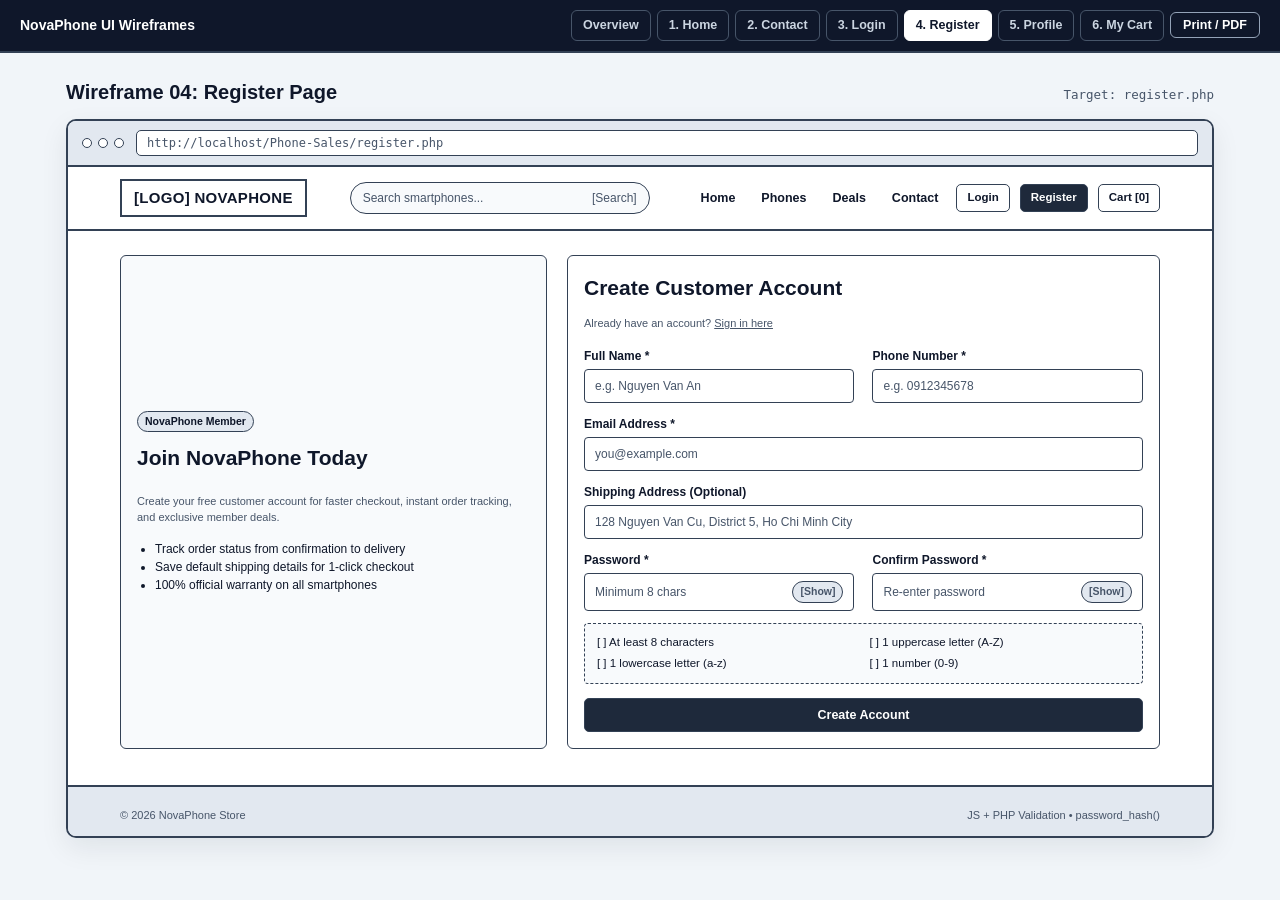
<file: wireframes/register.html>
<!DOCTYPE html>
<html lang="en">
<head>
    <meta charset="UTF-8">
    <meta name="viewport" content="width=device-width, initial-scale=1.0">
    <title>Wireframe 04: Register Page - NovaPhone</title>
    <link rel="stylesheet" href="wireframe.css">
</head>
<body>
    <header class="wf-toolbar">
        <span class="wf-toolbar-title">NovaPhone UI Wireframes</span>
        <nav class="wf-toolbar-nav" aria-label="Wireframe pages">
            <a href="index.html" class="wf-tab">Overview</a>
            <a href="home.html" class="wf-tab">1. Home</a>
            <a href="contact.html" class="wf-tab">2. Contact</a>
            <a href="login.html" class="wf-tab">3. Login</a>
            <a href="register.html" class="wf-tab is-active">4. Register</a>
            <a href="profile.html" class="wf-tab">5. Profile</a>
            <a href="cart.html" class="wf-tab">6. My Cart</a>
            <button type="button" class="wf-print-btn" onclick="window.print()">Print / PDF</button>
        </nav>
    </header>

    <main class="wf-canvas">
        <div class="wf-page-meta">
            <h1>Wireframe 04: Register Page</h1>
            <span>Target: register.php</span>
        </div>

        <div class="wf-browser">
            <div class="wf-browser-bar">
                <div class="wf-dots"><i></i><i></i><i></i></div>
                <div class="wf-address-bar">http://localhost/Phone-Sales/register.php</div>
            </div>

            <div class="wf-header">
                <div class="wf-container wf-header-inner">
                    <div class="wf-logo-box">[LOGO] NOVAPHONE</div>
                    <div class="wf-search-box"><span>Search smartphones...</span><span>[Search]</span></div>
                    <nav class="wf-nav">
                        <span class="wf-nav-item">Home</span>
                        <span class="wf-nav-item">Phones</span>
                        <span class="wf-nav-item">Deals</span>
                        <span class="wf-nav-item">Contact</span>
                        <span class="wf-btn wf-btn-sm">Login</span>
                        <span class="wf-btn wf-btn-solid wf-btn-sm">Register</span>
                        <span class="wf-btn wf-btn-sm">Cart [0]</span>
                    </nav>
                </div>
            </div>

            <div class="wf-section">
                <div class="wf-container wf-split-aside" style="align-items:stretch;">
                    <!-- Left: Member Benefits -->
                    <aside class="wf-box wf-box-tint" style="display:flex; flex-direction:column; justify-content:center;">
                        <span class="wf-badge" style="align-self:flex-start;">NovaPhone Member</span>
                        <h2 style="margin:10px 0 8px;">Join NovaPhone Today</h2>
                        <p class="wf-product-meta" style="margin-bottom:14px;">Create your free customer account for faster checkout, instant order tracking, and exclusive member deals.</p>
                        <ul style="margin:0; padding-left:18px; font-size:12px;">
                            <li>Track order status from confirmation to delivery</li>
                            <li>Save default shipping details for 1-click checkout</li>
                            <li>100% official warranty on all smartphones</li>
                        </ul>
                    </aside>

                    <!-- Right: Registration Form -->
                    <div class="wf-box">
                        <h2 style="margin:0 0 4px;">Create Customer Account</h2>
                        <p class="wf-product-meta" style="margin-bottom:16px;">Already have an account? <u>Sign in here</u></p>

                        <div class="wf-grid-2">
                            <div class="wf-field">
                                <span class="wf-label">Full Name *</span>
                                <div class="wf-input">e.g. Nguyen Van An</div>
                            </div>
                            <div class="wf-field">
                                <span class="wf-label">Phone Number *</span>
                                <div class="wf-input">e.g. 0912345678</div>
                            </div>
                        </div>

                        <div class="wf-field">
                            <span class="wf-label">Email Address *</span>
                            <div class="wf-input">you@example.com</div>
                        </div>

                        <div class="wf-field">
                            <span class="wf-label">Shipping Address (Optional)</span>
                            <div class="wf-input">128 Nguyen Van Cu, District 5, Ho Chi Minh City</div>
                        </div>

                        <div class="wf-grid-2">
                            <div class="wf-field">
                                <span class="wf-label">Password *</span>
                                <div class="wf-input"><span>Minimum 8 chars</span><span class="wf-badge">[Show]</span></div>
                            </div>
                            <div class="wf-field">
                                <span class="wf-label">Confirm Password *</span>
                                <div class="wf-input"><span>Re-enter password</span><span class="wf-badge">[Show]</span></div>
                            </div>
                        </div>

                        <div class="wf-checklist">
                            <span>[ ] At least 8 characters</span>
                            <span>[ ] 1 uppercase letter (A-Z)</span>
                            <span>[ ] 1 lowercase letter (a-z)</span>
                            <span>[ ] 1 number (0-9)</span>
                        </div>

                        <span class="wf-btn wf-btn-solid wf-btn-block">Create Account</span>
                    </div>
                </div>
            </div>

            <footer class="wf-footer">
                <div class="wf-container wf-footer-bottom" style="border-top:0; margin-top:0; padding-top:0;">
                    <span>&copy; 2026 NovaPhone Store</span>
                    <span>JS + PHP Validation &bull; password_hash()</span>
                </div>
            </footer>
        </div>
    </main>
</body>
</html>
</file>
<file: wireframes/wireframe.css>
/* ==========================================================================
   NovaPhone Lo-Fi / Blueprint Wireframe Stylesheet
   Pure CSS3 - Self-contained for both XAMPP and direct file:// preview
   ========================================================================== */

:root {
    --wf-bg: #f1f5f9;
    --wf-paper: #ffffff;
    --wf-ink: #0f172a;
    --wf-muted: #475569;
    --wf-subtle: #94a3b8;
    --wf-line: #334155;
    --wf-border: #cbd5e1;
    --wf-tint: #f8fafc;
    --wf-fill: #e2e8f0;
    --wf-accent: #1e293b;
}

*,
*::before,
*::after {
    box-sizing: border-box;
}

body {
    margin: 0;
    font-family: "Segoe UI", Roboto, Arial, sans-serif;
    font-size: 14px;
    line-height: 1.5;
    color: var(--wf-ink);
    background-color: var(--wf-bg);
}

a {
    color: inherit;
    text-decoration: none;
}

/* Wireframe Switcher Toolbar (Hidden when printing) */
.wf-toolbar {
    position: sticky;
    top: 0;
    z-index: 100;
    background-color: #0f172a;
    color: #e2e8f0;
    padding: 10px 20px;
    display: flex;
    align-items: center;
    justify-content: space-between;
    gap: 12px;
    flex-wrap: wrap;
    border-bottom: 2px solid #334155;
}

.wf-toolbar-title {
    font-weight: 700;
    font-size: 14px;
    color: #ffffff;
}

.wf-toolbar-nav {
    display: flex;
    align-items: center;
    gap: 6px;
    flex-wrap: wrap;
}

.wf-tab {
    padding: 5px 11px;
    border: 1px solid #475569;
    border-radius: 6px;
    font-size: 12.5px;
    font-weight: 600;
    color: #cbd5e1;
}

.wf-tab:hover {
    background-color: #1e293b;
    color: #ffffff;
}

.wf-tab.is-active {
    background-color: #ffffff;
    color: #0f172a;
    border-color: #ffffff;
}

.wf-print-btn {
    padding: 5px 12px;
    border: 1px solid #94a3b8;
    background: transparent;
    color: #ffffff;
    border-radius: 6px;
    font-size: 12.5px;
    font-weight: 600;
    cursor: pointer;
}

.wf-print-btn:hover {
    background-color: #1e293b;
}

/* Canvas & Browser Frame */
.wf-canvas {
    max-width: 1180px;
    margin: 24px auto 40px;
    padding: 0 16px;
}

.wf-page-meta {
    display: flex;
    justify-content: space-between;
    align-items: baseline;
    flex-wrap: wrap;
    gap: 8px;
    margin-bottom: 12px;
}

.wf-page-meta h1 {
    margin: 0;
    font-size: 20px;
    font-weight: 800;
}

.wf-page-meta span {
    font-size: 12.5px;
    color: var(--wf-muted);
    font-family: Consolas, monospace;
}

.wf-browser {
    background-color: var(--wf-paper);
    border: 2px solid var(--wf-line);
    border-radius: 10px;
    overflow: hidden;
    box-shadow: 0 10px 28px rgba(15, 23, 42, 0.08);
}

.wf-browser-bar {
    background-color: var(--wf-fill);
    border-bottom: 2px solid var(--wf-line);
    padding: 9px 14px;
    display: flex;
    align-items: center;
    gap: 12px;
}

.wf-dots {
    display: flex;
    gap: 6px;
}

.wf-dots i {
    display: block;
    width: 10px;
    height: 10px;
    border-radius: 50%;
    border: 1.5px solid var(--wf-line);
    background-color: var(--wf-paper);
}

.wf-address-bar {
    flex: 1;
    background-color: var(--wf-paper);
    border: 1.5px solid var(--wf-line);
    border-radius: 5px;
    padding: 3px 10px;
    font-size: 12px;
    font-family: Consolas, monospace;
    color: var(--wf-muted);
}

/* Wireframe Storefront Chrome */
.wf-container {
    width: 100%;
    max-width: 1080px;
    margin: 0 auto;
    padding: 0 20px;
}

.wf-topbar {
    background-color: var(--wf-fill);
    border-bottom: 1.5px solid var(--wf-border);
    padding: 5px 0;
    font-size: 11.5px;
    color: var(--wf-muted);
}

.wf-topbar-inner {
    display: flex;
    justify-content: space-between;
    gap: 12px;
    flex-wrap: wrap;
}

.wf-header {
    border-bottom: 2px solid var(--wf-line);
    background-color: var(--wf-paper);
    padding: 12px 0;
}

.wf-header-inner {
    display: flex;
    align-items: center;
    justify-content: space-between;
    gap: 14px;
    flex-wrap: wrap;
}

.wf-logo-box {
    display: inline-flex;
    align-items: center;
    gap: 8px;
    padding: 6px 12px;
    border: 2px solid var(--wf-line);
    font-weight: 800;
    font-size: 15px;
    letter-spacing: 0.02em;
}

.wf-search-box {
    flex: 1 1 220px;
    max-width: 300px;
    border: 1.5px solid var(--wf-line);
    border-radius: 999px;
    padding: 6px 12px;
    display: flex;
    justify-content: space-between;
    align-items: center;
    font-size: 12px;
    color: var(--wf-muted);
    background-color: var(--wf-tint);
}

.wf-nav {
    display: flex;
    align-items: center;
    gap: 10px;
    flex-wrap: wrap;
    font-size: 12.5px;
    font-weight: 600;
}

.wf-nav-item {
    padding: 4px 8px;
    border-radius: 4px;
}

.wf-nav-item.is-current {
    border: 1.5px solid var(--wf-line);
    background-color: var(--wf-fill);
}

.wf-btn {
    display: inline-flex;
    align-items: center;
    justify-content: center;
    padding: 7px 14px;
    border: 1.5px solid var(--wf-line);
    border-radius: 5px;
    font-size: 12.5px;
    font-weight: 700;
    background-color: var(--wf-paper);
    color: var(--wf-ink);
}

.wf-btn-solid {
    background-color: var(--wf-accent);
    color: #ffffff;
}

.wf-btn-sm {
    padding: 4px 10px;
    font-size: 11.5px;
}

.wf-btn-block {
    width: 100%;
}

/* Wireframe Placeholders & Boxes */
.wf-section {
    padding: 24px 0;
}

.wf-section-head {
    display: flex;
    justify-content: space-between;
    align-items: flex-end;
    gap: 12px;
    margin-bottom: 14px;
    padding-bottom: 8px;
    border-bottom: 1.5px dashed var(--wf-border);
}

.wf-section-head h2 {
    margin: 0;
    font-size: 17px;
}

.wf-section-head p {
    margin: 2px 0 0;
    font-size: 12px;
    color: var(--wf-muted);
}

.wf-box {
    border: 1.5px solid var(--wf-line);
    border-radius: 6px;
    padding: 16px;
    background-color: var(--wf-paper);
}

.wf-box-tint {
    background-color: var(--wf-tint);
}

.wf-img-placeholder {
    border: 1.5px dashed var(--wf-line);
    background: repeating-linear-gradient(
        -45deg,
        #f8fafc,
        #f8fafc 8px,
        #e2e8f0 8px,
        #e2e8f0 9px
    );
    display: flex;
    align-items: center;
    justify-content: center;
    text-align: center;
    font-size: 11.5px;
    font-weight: 700;
    color: var(--wf-muted);
    border-radius: 4px;
    padding: 8px;
}

.wf-badge {
    display: inline-block;
    padding: 2px 7px;
    border: 1px solid var(--wf-line);
    border-radius: 999px;
    font-size: 10.5px;
    font-weight: 700;
    background-color: var(--wf-fill);
}

.wf-banner {
    background-color: var(--wf-fill);
    border-bottom: 2px solid var(--wf-line);
    padding: 18px 0;
}

.wf-breadcrumb {
    font-size: 11.5px;
    color: var(--wf-muted);
    margin-bottom: 4px;
}

.wf-banner h2 {
    margin: 0 0 4px;
    font-size: 20px;
}

.wf-banner p {
    margin: 0;
    font-size: 12.5px;
    color: var(--wf-muted);
}

/* Grids */
.wf-grid-2 {
    display: grid;
    grid-template-columns: repeat(2, minmax(0, 1fr));
    gap: 18px;
}

.wf-grid-4 {
    display: grid;
    grid-template-columns: repeat(4, minmax(0, 1fr));
    gap: 14px;
}

.wf-grid-5 {
    display: grid;
    grid-template-columns: repeat(5, minmax(0, 1fr));
    gap: 12px;
}

.wf-split-aside {
    display: grid;
    grid-template-columns: 0.9fr 1.25fr;
    gap: 20px;
}

.wf-split-cart {
    display: grid;
    grid-template-columns: 1.55fr 0.85fr;
    gap: 20px;
    align-items: start;
}

/* Hero Wireframe */
.wf-hero {
    border: 2px solid var(--wf-line);
    border-radius: 8px;
    background-color: var(--wf-tint);
    padding: 24px;
    display: grid;
    grid-template-columns: 1.35fr 0.85fr;
    gap: 20px;
    align-items: center;
    position: relative;
}

.wf-hero h2 {
    margin: 8px 0;
    font-size: 22px;
}

.wf-hero-dots {
    display: flex;
    justify-content: center;
    gap: 6px;
    margin-top: 12px;
}

.wf-hero-dots span {
    width: 8px;
    height: 8px;
    border-radius: 999px;
    border: 1.5px solid var(--wf-line);
}

.wf-hero-dots span.is-active {
    width: 20px;
    background-color: var(--wf-line);
}

/* Cards */
.wf-brand-card {
    border: 1.5px solid var(--wf-line);
    border-radius: 6px;
    padding: 12px;
    text-align: center;
    display: grid;
    gap: 8px;
}

.wf-product-card {
    border: 1.5px solid var(--wf-line);
    border-radius: 6px;
    padding: 10px;
    display: flex;
    flex-direction: column;
    gap: 6px;
}

.wf-product-card .wf-img-placeholder {
    height: 110px;
}

.wf-product-title {
    font-weight: 700;
    font-size: 13px;
}

.wf-product-meta {
    font-size: 11px;
    color: var(--wf-muted);
}

.wf-product-price {
    font-weight: 800;
    font-size: 13.5px;
    border-top: 1px dashed var(--wf-border);
    padding-top: 6px;
    margin-top: auto;
}

.wf-product-foot {
    display: flex;
    justify-content: space-between;
    align-items: center;
    gap: 6px;
}

/* Forms */
.wf-field {
    margin-bottom: 12px;
}

.wf-label {
    display: block;
    font-size: 12px;
    font-weight: 700;
    margin-bottom: 4px;
}

.wf-input {
    border: 1.5px solid var(--wf-line);
    border-radius: 4px;
    padding: 7px 10px;
    font-size: 12px;
    color: var(--wf-muted);
    background-color: var(--wf-paper);
    display: flex;
    justify-content: space-between;
    align-items: center;
}

.wf-input-disabled {
    background-color: var(--wf-fill);
}

.wf-textarea {
    min-height: 80px;
    align-items: flex-start;
}

.wf-checklist {
    border: 1px dashed var(--wf-line);
    background-color: var(--wf-tint);
    padding: 10px 12px;
    border-radius: 4px;
    display: grid;
    grid-template-columns: repeat(2, minmax(0, 1fr));
    gap: 4px 12px;
    font-size: 11.5px;
    margin-bottom: 14px;
}

/* Tables & Cart Rows */
.wf-table {
    width: 100%;
    border-collapse: collapse;
    font-size: 12px;
}

.wf-table th,
.wf-table td {
    border: 1px solid var(--wf-border);
    padding: 8px 10px;
    text-align: left;
}

.wf-table th {
    background-color: var(--wf-fill);
    font-weight: 700;
}

.wf-cart-row {
    display: grid;
    grid-template-columns: 74px 1.4fr auto auto auto;
    gap: 12px;
    align-items: center;
    padding: 12px 0;
    border-bottom: 1px dashed var(--wf-border);
}

.wf-cart-row:last-child {
    border-bottom: 0;
}

.wf-qty-box {
    display: inline-flex;
    border: 1.5px solid var(--wf-line);
    border-radius: 4px;
}

.wf-qty-box span {
    padding: 3px 8px;
    font-size: 12px;
    font-weight: 700;
    border-right: 1px solid var(--wf-border);
}

.wf-qty-box span:last-child {
    border-right: 0;
}

.wf-summary-line {
    display: flex;
    justify-content: space-between;
    padding: 6px 0;
    font-size: 12.5px;
}

.wf-summary-total {
    border-top: 2px solid var(--wf-line);
    margin-top: 6px;
    padding-top: 10px;
    font-weight: 800;
    font-size: 14px;
}

/* Footer Wireframe */
.wf-footer {
    border-top: 2px solid var(--wf-line);
    background-color: var(--wf-fill);
    padding: 20px 0 12px;
    margin-top: 12px;
    font-size: 12px;
}

.wf-footer-bottom {
    border-top: 1px solid var(--wf-border);
    margin-top: 14px;
    padding-top: 10px;
    display: flex;
    justify-content: space-between;
    color: var(--wf-muted);
    font-size: 11px;
}

/* Index Hub */
.wf-hub-grid {
    display: grid;
    grid-template-columns: repeat(3, minmax(0, 1fr));
    gap: 16px;
    margin-top: 16px;
}

.wf-hub-card {
    background-color: var(--wf-paper);
    border: 2px solid var(--wf-line);
    border-radius: 8px;
    padding: 18px;
    display: flex;
    flex-direction: column;
    gap: 8px;
    transition: transform 0.15s ease;
}

.wf-hub-card:hover {
    transform: translateY(-2px);
}

.wf-hub-card h2 {
    margin: 0;
    font-size: 16px;
}

.wf-hub-card p {
    margin: 0;
    font-size: 13px;
    color: var(--wf-muted);
    flex: 1;
}

/* Responsive & Print */
@media (max-width: 860px) {
    .wf-grid-4,
    .wf-grid-5,
    .wf-hub-grid {
        grid-template-columns: repeat(2, minmax(0, 1fr));
    }

    .wf-hero,
    .wf-split-aside,
    .wf-split-cart,
    .wf-grid-2 {
        grid-template-columns: 1fr;
    }

    .wf-cart-row {
        grid-template-columns: 74px 1fr;
    }
}

@media print {
    body {
        background: #ffffff;
    }

    .wf-toolbar {
        display: none;
    }

    .wf-canvas {
        margin: 0;
        padding: 0;
        max-width: none;
    }
}
</file>
